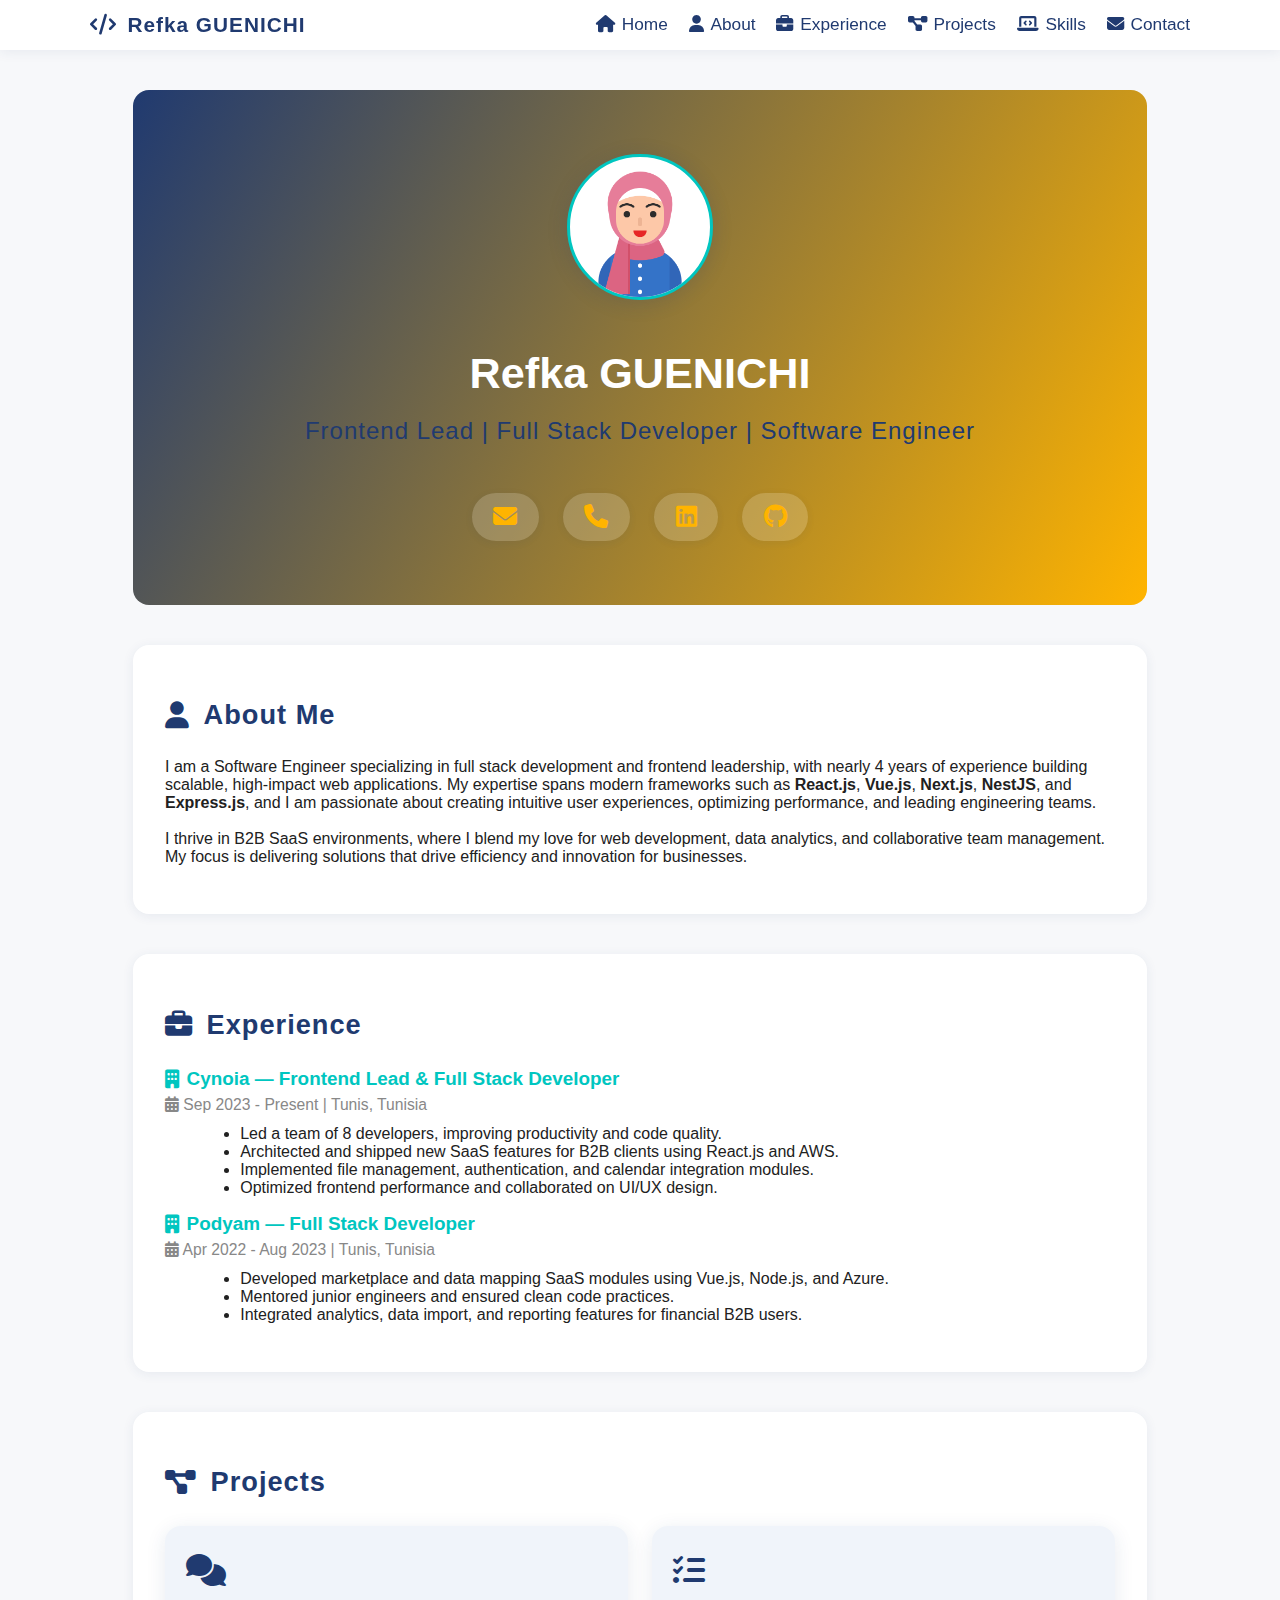
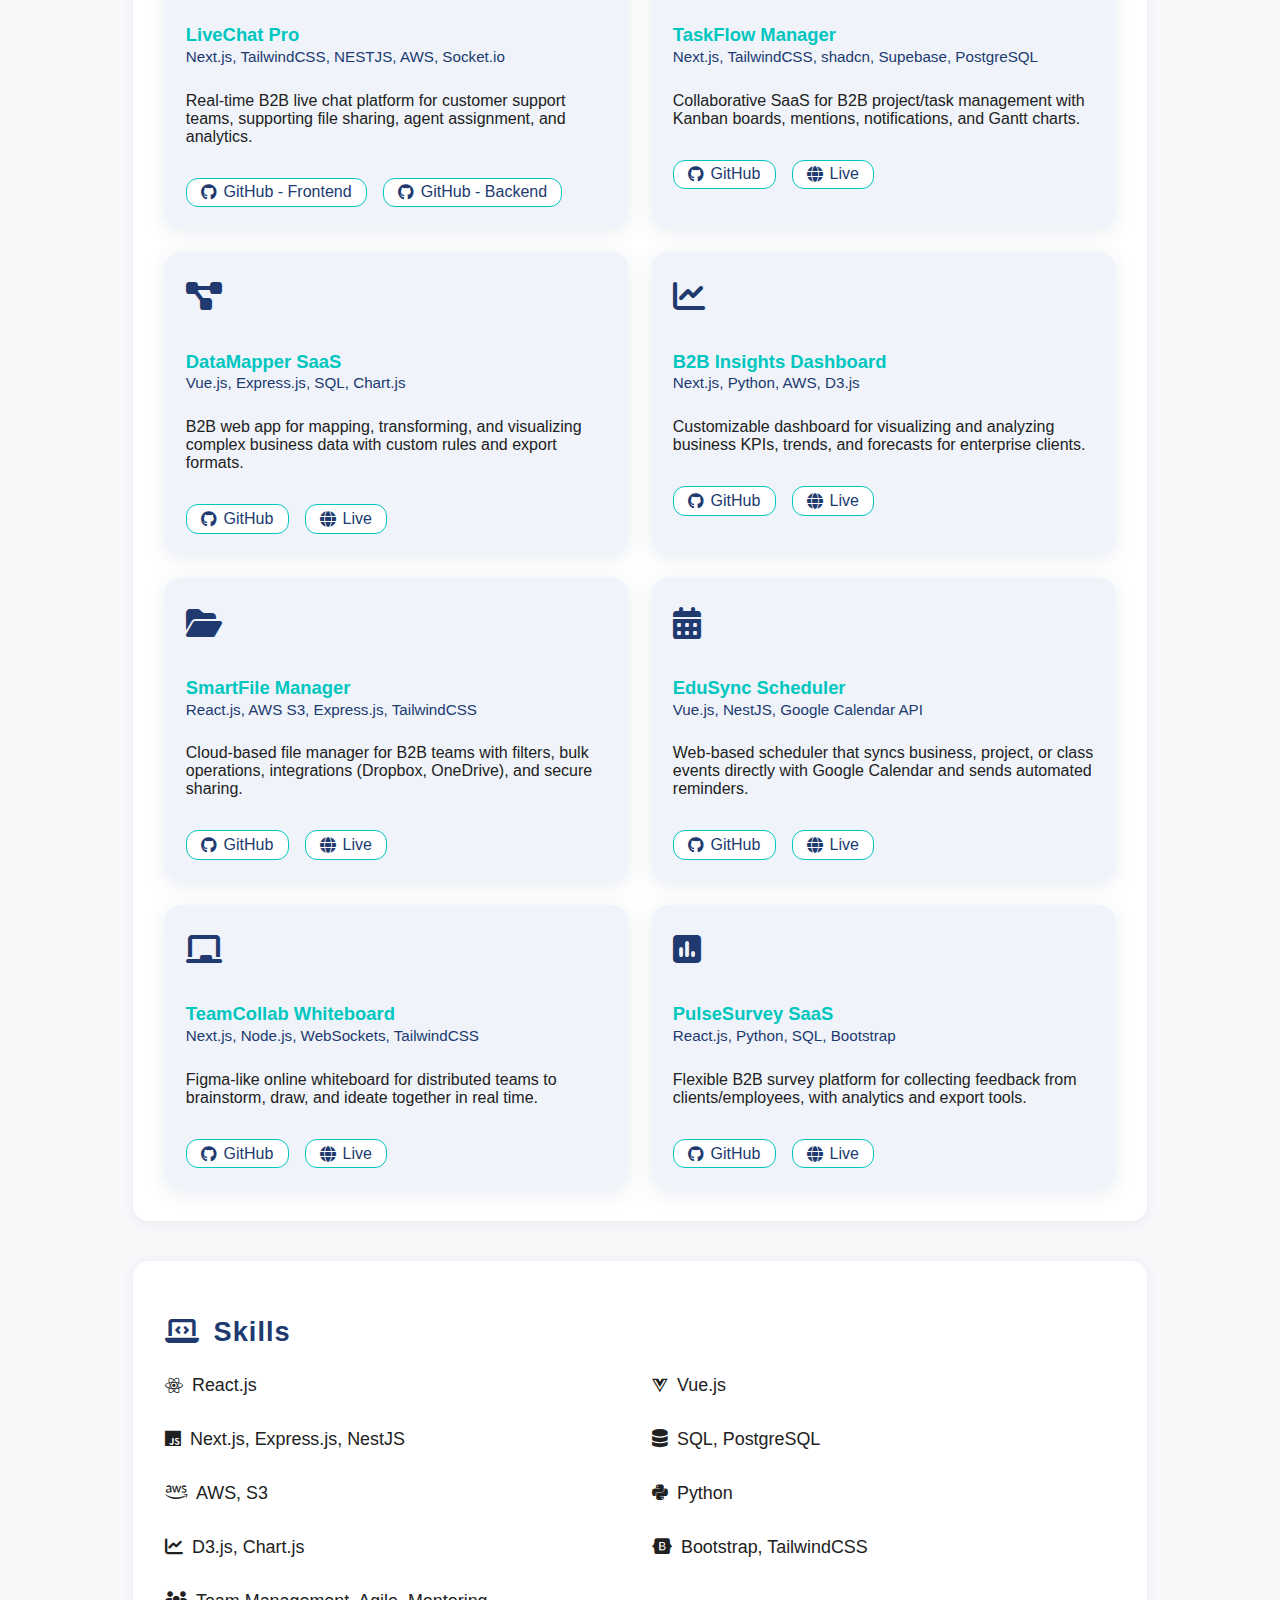
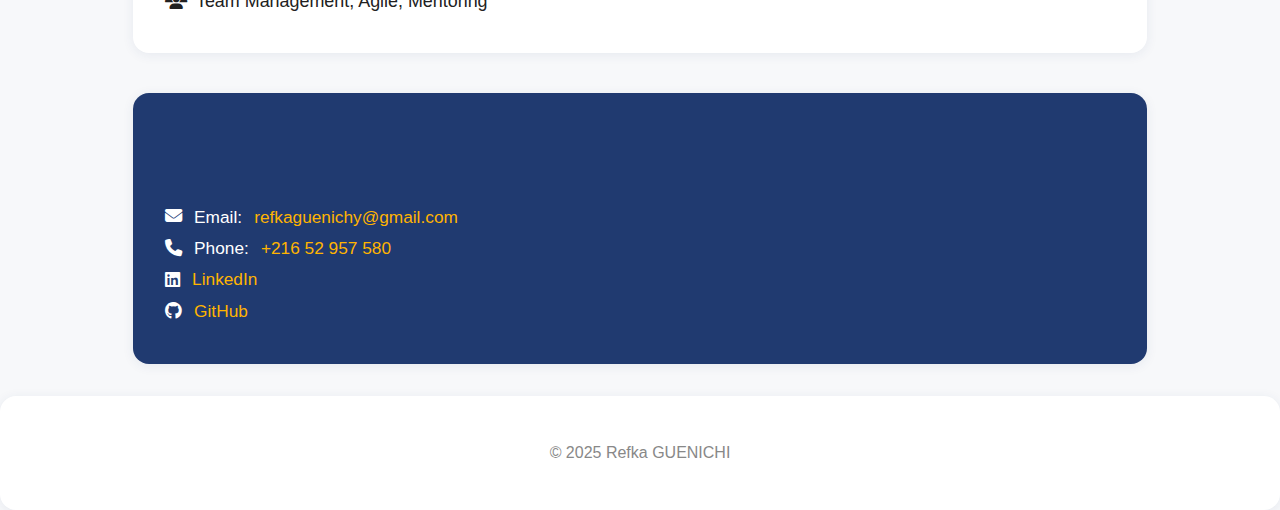
<file: index.html>
<!DOCTYPE html>
<html lang="en">
<head>
  <meta charset="UTF-8">
  <meta name="viewport" content="width=device-width,initial-scale=1.0">
  <title>Refka GUENICHI | Portfolio</title>
  <link rel="stylesheet" href="style.css">
  <!-- Font Awesome CDN -->
  <link rel="stylesheet" href="https://cdnjs.cloudflare.com/ajax/libs/font-awesome/6.4.2/css/all.min.css">
</head>
<body>
  <nav id="navbar">
    <div class="nav-container">
      <span class="logo"><i class="fa-solid fa-code"></i> Refka GUENICHI</span>
      <ul>
        <li><a href="#home"><i class="fa-solid fa-house"></i> Home</a></li>
        <li><a href="#about"><i class="fa-solid fa-user"></i> About</a></li>
        <li><a href="#experience"><i class="fa-solid fa-briefcase"></i> Experience</a></li>
        <li><a href="#projects"><i class="fa-solid fa-diagram-project"></i> Projects</a></li>
        <li><a href="#skills"><i class="fa-solid fa-laptop-code"></i> Skills</a></li>
        <li><a href="#contact"><i class="fa-solid fa-envelope"></i> Contact</a></li>
      </ul>
    </div>
  </nav>
  <section id="home" class="section hero">
    <div class="hero-content">
      <img src="profile.png" alt="Profile Photo" class="avatar">
      <h1>Refka GUENICHI</h1>
      <h2> Frontend Lead | Full Stack Developer | Software Engineer</h2>
      <div class="social-links">
        <a href="mailto:refkaguenichi@gmail.com" title="Email"><i class="fa-solid fa-envelope"></i></a>
        <a href="tel:+21652957580" title="Phone"><i class="fa-solid fa-phone"></i></a>
        <a href="https://www.linkedin.com/in/refka-guenichi" target="_blank" title="LinkedIn"><i class="fa-brands fa-linkedin"></i></a>
        <a href="https://github.com/refkaguenichi" target="_blank" title="GitHub"><i class="fa-brands fa-github"></i></a>
      </div>
    </div>
  </section>
  <section id="about" class="section">
    <h2><i class="fa-solid fa-user"></i> About Me</h2>
    <p>
      I am a Software Engineer specializing in full stack development and frontend leadership, with nearly 4 years of experience building scalable, high-impact web applications. My expertise spans modern frameworks such as <b>React.js</b>, <b>Vue.js</b>, <b>Next.js</b>, <b>NestJS</b>, and <b>Express.js</b>, and I am passionate about creating intuitive user experiences, optimizing performance, and leading engineering teams.<br><br>
      I thrive in B2B SaaS environments, where I blend my love for web development, data analytics, and collaborative team management. My focus is delivering solutions that drive efficiency and innovation for businesses.
    </p>
  </section>
  <section id="experience" class="section">
    <h2><i class="fa-solid fa-briefcase"></i> Experience</h2>
    <div class="job">
      <h3><i class="fa-solid fa-building"></i> Cynoia — Frontend Lead & Full Stack Developer</h3>
      <span class="date"><i class="fa-solid fa-calendar-days"></i> Sep 2023 - Present | Tunis, Tunisia</span>
      <ul>
        <li>Led a team of 8 developers, improving productivity and code quality.</li>
        <li>Architected and shipped new SaaS features for B2B clients using React.js and AWS.</li>
        <li>Implemented file management, authentication, and calendar integration modules.</li>
        <li>Optimized frontend performance and collaborated on UI/UX design.</li>
      </ul>
    </div>
    <div class="job">
      <h3><i class="fa-solid fa-building"></i> Podyam — Full Stack Developer</h3>
      <span class="date"><i class="fa-solid fa-calendar-days"></i> Apr 2022 - Aug 2023 | Tunis, Tunisia</span>
      <ul>
        <li>Developed marketplace and data mapping SaaS modules using Vue.js, Node.js, and Azure.</li>
        <li>Mentored junior engineers and ensured clean code practices.</li>
        <li>Integrated analytics, data import, and reporting features for financial B2B users.</li>
      </ul>
    </div>
  </section>
  <section id="projects" class="section">
    <h2><i class="fa-solid fa-diagram-project"></i> Projects</h2>
    <div class="project-grid">
      <!-- 1. Live Chat SaaS -->
      <div class="project-card">
        <div class="project-icon"><i class="fa-solid fa-comments"></i></div>
        <h3>LiveChat Pro</h3>
        <span class="project-tech">Next.js, TailwindCSS, NESTJS, AWS, Socket.io</span>
        <p>Real-time B2B live chat platform for customer support teams, supporting file sharing, agent assignment, and analytics.</p>
        <div class="project-links">
          <a href="https://github.com/refkaguenichi/livechatpro-frontend" target="_blank"><i class="fa-brands fa-github"></i> GitHub - Frontend</a>
          <a href="https://github.com/refkaguenichi/livechatpro-backend" target="_blank"><i class="fa-brands fa-github"></i> GitHub - Backend</a>
          <!-- <a href="https://livechat-pro-demo.vercel.app" target="_blank"><i class="fa-solid fa-globe"></i> Live</a> -->
        </div>
      </div>
      <!-- 2. Task Management SaaS -->
      <div class="project-card">
        <div class="project-icon"><i class="fa-solid fa-tasks"></i></div>
        <h3>TaskFlow Manager</h3>
        <span class="project-tech">Next.js, TailwindCSS, shadcn, Supebase, PostgreSQL</span>
        <p>Collaborative SaaS for B2B project/task management with Kanban boards, mentions, notifications, and Gantt charts.</p>
        <div class="project-links">
          <a href="https://github.com/refkaguenichi/taskflow-manager" target="_blank"><i class="fa-brands fa-github"></i> GitHub</a>
          <a href="https://taskflow-manager-murex.vercel.app" target="_blank"><i class="fa-solid fa-globe"></i> Live</a>
        </div>
      </div>
      <!-- 3. Data Mapping Tool -->
      <div class="project-card">
        <div class="project-icon"><i class="fa-solid fa-diagram-project"></i></div>
        <h3>DataMapper SaaS</h3>
        <span class="project-tech">Vue.js, Express.js, SQL, Chart.js</span>
        <p>B2B web app for mapping, transforming, and visualizing complex business data with custom rules and export formats.</p>
        <div class="project-links">
          <a href="https://github.com/refkaguenichi/datamapper-saas" target="_blank"><i class="fa-brands fa-github"></i> GitHub</a>
          <a href="https://datamapper-demo.netlify.app" target="_blank"><i class="fa-solid fa-globe"></i> Live</a>
        </div>
      </div>
      <!-- 4. Analytics Dashboard -->
      <div class="project-card">
        <div class="project-icon"><i class="fa-solid fa-chart-line"></i></div>
        <h3>B2B Insights Dashboard</h3>
        <span class="project-tech">Next.js, Python, AWS, D3.js</span>
        <p>Customizable dashboard for visualizing and analyzing business KPIs, trends, and forecasts for enterprise clients.</p>
        <div class="project-links">
          <a href="https://github.com/refkaguenichi/b2b-insights-dashboard" target="_blank"><i class="fa-brands fa-github"></i> GitHub</a>
          <a href="https://b2b-insights-demo.vercel.app" target="_blank"><i class="fa-solid fa-globe"></i> Live</a>
        </div>
      </div>
      <!-- 5. File Management SaaS -->
      <div class="project-card">
        <div class="project-icon"><i class="fa-solid fa-folder-open"></i></div>
        <h3>SmartFile Manager</h3>
        <span class="project-tech">React.js, AWS S3, Express.js, TailwindCSS</span>
        <p>Cloud-based file manager for B2B teams with filters, bulk operations, integrations (Dropbox, OneDrive), and secure sharing.</p>
        <div class="project-links">
          <a href="https://github.com/refkaguenichi/smartfile-manager" target="_blank"><i class="fa-brands fa-github"></i> GitHub</a>
          <a href="https://smartfile-manager-demo.vercel.app" target="_blank"><i class="fa-solid fa-globe"></i> Live</a>
        </div>
      </div>
      <!-- 6. Scheduler & Calendar Sync -->
      <div class="project-card">
        <div class="project-icon"><i class="fa-solid fa-calendar-days"></i></div>
        <h3>EduSync Scheduler</h3>
        <span class="project-tech">Vue.js, NestJS, Google Calendar API</span>
        <p>Web-based scheduler that syncs business, project, or class events directly with Google Calendar and sends automated reminders.</p>
        <div class="project-links">
          <a href="https://github.com/refkaguenichi/edusync-scheduler" target="_blank"><i class="fa-brands fa-github"></i> GitHub</a>
          <a href="https://edusync-scheduler-demo.netlify.app" target="_blank"><i class="fa-solid fa-globe"></i> Live</a>
        </div>
      </div>
      <!-- 7. Realtime Collaboration Whiteboard -->
      <div class="project-card">
        <div class="project-icon"><i class="fa-solid fa-chalkboard"></i></div>
        <h3>TeamCollab Whiteboard</h3>
        <span class="project-tech">Next.js, Node.js, WebSockets, TailwindCSS</span>
        <p>Figma-like online whiteboard for distributed teams to brainstorm, draw, and ideate together in real time.</p>
        <div class="project-links">
          <a href="https://github.com/refkaguenichi/teamcollab-whiteboard" target="_blank"><i class="fa-brands fa-github"></i> GitHub</a>
          <a href="https://teamcollab-whiteboard-demo.vercel.app" target="_blank"><i class="fa-solid fa-globe"></i> Live</a>
        </div>
      </div>
      <!-- 8. Feedback/Survey SaaS -->
      <div class="project-card">
        <div class="project-icon"><i class="fa-solid fa-poll"></i></div>
        <h3>PulseSurvey SaaS</h3>
        <span class="project-tech">React.js, Python, SQL, Bootstrap</span>
        <p>Flexible B2B survey platform for collecting feedback from clients/employees, with analytics and export tools.</p>
        <div class="project-links">
          <a href="https://github.com/refkaguenichi/pulsesurvey-saas" target="_blank"><i class="fa-brands fa-github"></i> GitHub</a>
          <a href="https://pulsesurvey-demo.vercel.app" target="_blank"><i class="fa-solid fa-globe"></i> Live</a>
        </div>
      </div>
    </div>
  </section>
  <section id="skills" class="section">
    <h2><i class="fa-solid fa-laptop-code"></i> Skills</h2>
    <div class="skills-list">
      <div><i class="fa-brands fa-react"></i> React.js</div>
      <div><i class="fa-brands fa-vuejs"></i> Vue.js</div>
      <div><i class="fa-brands fa-js"></i> Next.js, Express.js, NestJS</div>
      <div><i class="fa-solid fa-database"></i> SQL, PostgreSQL</div>
      <div><i class="fa-brands fa-aws"></i> AWS, S3</div>
      <div><i class="fa-brands fa-python"></i> Python</div>
      <div><i class="fa-solid fa-chart-line"></i> D3.js, Chart.js</div>
      <div><i class="fa-brands fa-bootstrap"></i> Bootstrap, TailwindCSS</div>
      <div><i class="fa-solid fa-users"></i> Team Management, Agile, Mentoring</div>
    </div>
  </section>
  <section id="contact" class="section contact-section">
    <h2><i class="fa-solid fa-envelope"></i> Contact</h2>
    <div class="contact-details">
      <p><i class="fa-solid fa-envelope"></i> Email: <a href="mailto:refkaguenichy@gmail.com">refkaguenichy@gmail.com</a></p>
      <p><i class="fa-solid fa-phone"></i> Phone: <a href="tel:+21652957580">+216 52 957 580</a></p>
      <p><i class="fa-brands fa-linkedin"></i> <a href="https://www.linkedin.com/in/refka-guenichi" target="_blank">LinkedIn</a></p>
      <p><i class="fa-brands fa-github"></i> <a href="https://github.com/refkaguenichi" target="_blank">GitHub</a></p>
    </div>
  </section>
  <footer>
    <p>© 2025 Refka GUENICHI</p>
  </footer>
  <script>
    // Sticky Navbar Animation
    const navbar = document.getElementById('navbar');
    window.addEventListener('scroll', () => {
      if(window.scrollY > 40) {
        navbar.classList.add('scrolled');
      } else {
        navbar.classList.remove('scrolled');
      }
    });

    // Smooth Scroll for Nav Links
    document.querySelectorAll('nav a').forEach(link => {
      link.addEventListener('click', function(e) {
        if (this.hash) {
          e.preventDefault();
          const target = document.querySelector(this.hash);
          if (target) target.scrollIntoView({behavior: 'smooth'});
        }
      });
    });
  </script>
</body>
</html>
</file>
<file: style.css>
:root {
  --primary: #203a70;
  --secondary: #ffb400;
  --accent: #00c6c0;
  --background: #f7f8fa;
  --section-bg: #fff;
  --text: #212121;
  --shadow: 0 2px 12px rgba(32,58,112,0.08);
  --card-bg: #f0f4fa;
  --border-radius: 16px;
}

body {
  font-family: 'Segoe UI', Arial, sans-serif;
  margin: 0;
  background: var(--background);
  color: var(--text);
}

nav {
  position: sticky;
  top: 0;
  width: 100%;
  background: var(--section-bg);
  box-shadow: var(--shadow);
  transition: background 0.3s, color 0.3s;
  z-index: 99;
}
nav.scrolled {
  background: var(--primary);
}
.nav-container {
  display: flex;
  align-items: center;
  justify-content: space-between;
  padding: 0.8em 2em;
  max-width: 1100px;
  margin: auto;
}
.logo {
  font-weight: 700;
  font-size: 1.3em;
  color: var(--primary);
  letter-spacing: 1px;
  transition: color 0.3s;
  display: flex;
  align-items: center;
  gap: 0.5em;
}
nav.scrolled .logo {
  color: var(--secondary);
}
nav ul {
  list-style: none;
  display: flex;
  gap: 1.3em;
  margin: 0;
  padding: 0;
}
nav ul li {
  margin: 0;
}
nav a {
  font-weight: 500;
  color: var(--primary);
  text-decoration: none;
  position: relative;
  transition: color 0.3s;
  display: flex;
  align-items: center;
  gap: 0.4em;
  font-size: 1.08em;
}
nav.scrolled a {
  color: var(--secondary);
}
nav a::after {
  content: '';
  position: absolute;
  left: 0; bottom: -3px;
  width: 100%; height: 2px;
  background: var(--accent);
  transform: scaleX(0);
  transition: transform 0.25s;
}
nav a:hover::after, nav a:focus::after {
  transform: scaleX(1);
}
.section {
  max-width: 950px;
  margin: 2.5em auto 2em auto;
  background: var(--section-bg);
  border-radius: var(--border-radius);
  box-shadow: var(--shadow);
  padding: 2em;
  animation: fadeIn 0.7s;
}
@keyframes fadeIn {
  from { opacity: 0; transform: translateY(30px);}
  to { opacity: 1; transform: translateY(0);}
}
.hero {
  background: linear-gradient(120deg, var(--primary) 0%, var(--secondary) 100%);
  color: #fff;
  box-shadow: none;
  padding-top: 4em;
  padding-bottom: 4em;
  margin-bottom: 2em;
}
.hero-content {
  text-align: center;
}
.avatar {
  width: 140px;
  height: 140px;
  border-radius: 50%;
  object-fit: cover;
  object-position: center 8px;
  margin-bottom: 1em;
  box-shadow: 0 3px 20px rgba(32,58,112,0.18);
  border: 3px solid #00c6c0;
  background: #fff;
}
.hero h1 {
  font-size: 2.7em;
  margin-bottom: 0.3em;
  font-weight: 800;
}
.hero h2 {
  font-size: 1.5em;
  font-weight: 500;
  margin-bottom: 1em;
  text-align: center;
  display: inherit;
}
.hero p {
  font-size: 1.08em;
  max-width: 700px;
  margin: 0 auto 2em auto;
}
.social-links {
  display: inline-flex;
  gap: 1em;
  font-size: 1.5em;
  margin-top: 1em;
}
.social-links a {
  color: var(--secondary);
  background: rgba(255,255,255,0.18);
  padding: 0.4em 0.9em;
  border-radius: 24px;
  font-weight: 500;
  text-decoration: none;
  transition: background 0.2s, color 0.2s;
  box-shadow: 0 2px 8px rgba(32,58,112,0.07);
}
.social-links a:hover {
  background: var(--accent);
  color: #fff;
}

h2 {
  color: var(--primary);
  margin-bottom: 1em;
  font-size: 1.7em;
  font-weight: 600;
  letter-spacing: 1px;
  display: flex;
  align-items: center;
  gap: 0.5em;
}
.job h3 {
  margin: 0.7em 0 0.3em 0;
  color: var(--accent);
  font-size: 1.18em;
  font-weight: 600;
  display: flex;
  align-items: center;
  gap: 0.4em;
}
.job .date {
  color: #888;
  font-size: 0.98em;
  margin-bottom: 0.4em;
  display: block;
}
ul {
  margin: 0.7em 0 1em 2.2em;
  font-size: 1em;
}
.skills-list {
  display: grid;
  grid-template-columns: 1fr 1fr;
  gap: 1.5em;
}
.skills-list div {
  margin-bottom: 0.5em;
  font-size: 1.12em;
  display: flex;
  align-items: center;
  gap: 0.5em;
}
.project-grid {
  display: grid;
  grid-template-columns: repeat(auto-fit, minmax(340px, 1fr));
  gap: 1.5em;
}
.project-card {
  background: var(--card-bg);
  border-radius: var(--border-radius);
  box-shadow: 0 4px 20px rgba(32,58,112,0.10);
  padding: 1.7em 1.3em 1.3em 1.3em;
  display: flex;
  flex-direction: column;
  align-items: flex-start;
  transition: transform 0.18s, box-shadow 0.18s;
  position: relative;
}
.project-card:hover {
  transform: translateY(-6px) scale(1.02);
  box-shadow: 0 8px 32px rgba(32,58,112,0.15);
}
.project-icon {
  font-size: 2em;
  color: var(--primary);
  margin-bottom: 0.5em;
}
.project-card h3 {
  color: var(--accent);
  font-size: 1.15em;
  margin-bottom: 0.1em;
}
.project-tech {
  font-size: 0.95em;
  color: var(--primary);
  margin-bottom: 0.7em;
  display: block;
}
.project-links {
  margin-top: 1em;
  display: flex;
  gap: 1em;
}
.project-links a {
  font-size: 1em;
  color: var(--primary);
  background: var(--section-bg);
  padding: 0.3em 0.9em;
  border-radius: 12px;
  text-decoration: none;
  border: 1px solid var(--accent);
  transition: background 0.2s, color 0.2s;
  display: flex;
  align-items: center;
  gap: 0.4em;
}
.project-links a:hover {
  background: var(--accent);
  color: #fff;
  border-color: var(--accent);
}
.contact-section {
  background: var(--primary);
  color: #fff;
  border-radius: var(--border-radius);
}
.contact-details a {
  color: var(--secondary);
  text-decoration: none;
}
.contact-details p {
  margin: 0.6em 0;
  font-size: 1.08em;
  display: flex;
  align-items: center;
  gap: 0.7em;
}
footer {
  text-align: center;
  color: #888;
  padding: 2em 0 2em 0;
  font-size: 1em;
  background: var(--section-bg);
  margin-top: 2em;
  border-radius: var(--border-radius);
  box-shadow: var(--shadow);
}
@media (max-width: 900px) {
  .section, footer { padding: 1em; }
  .skills-list { grid-template-columns: 1fr; }
  .project-grid { grid-template-columns: 1fr; }
}
@media (max-width: 700px) {
  .nav-container { padding: 0.8em 1em; }
  .hero h1 { font-size: 2em; }
  .hero h2 { font-size: 1.1em; }
  .avatar { width: 80px; height: 80px; }
}
</file>
